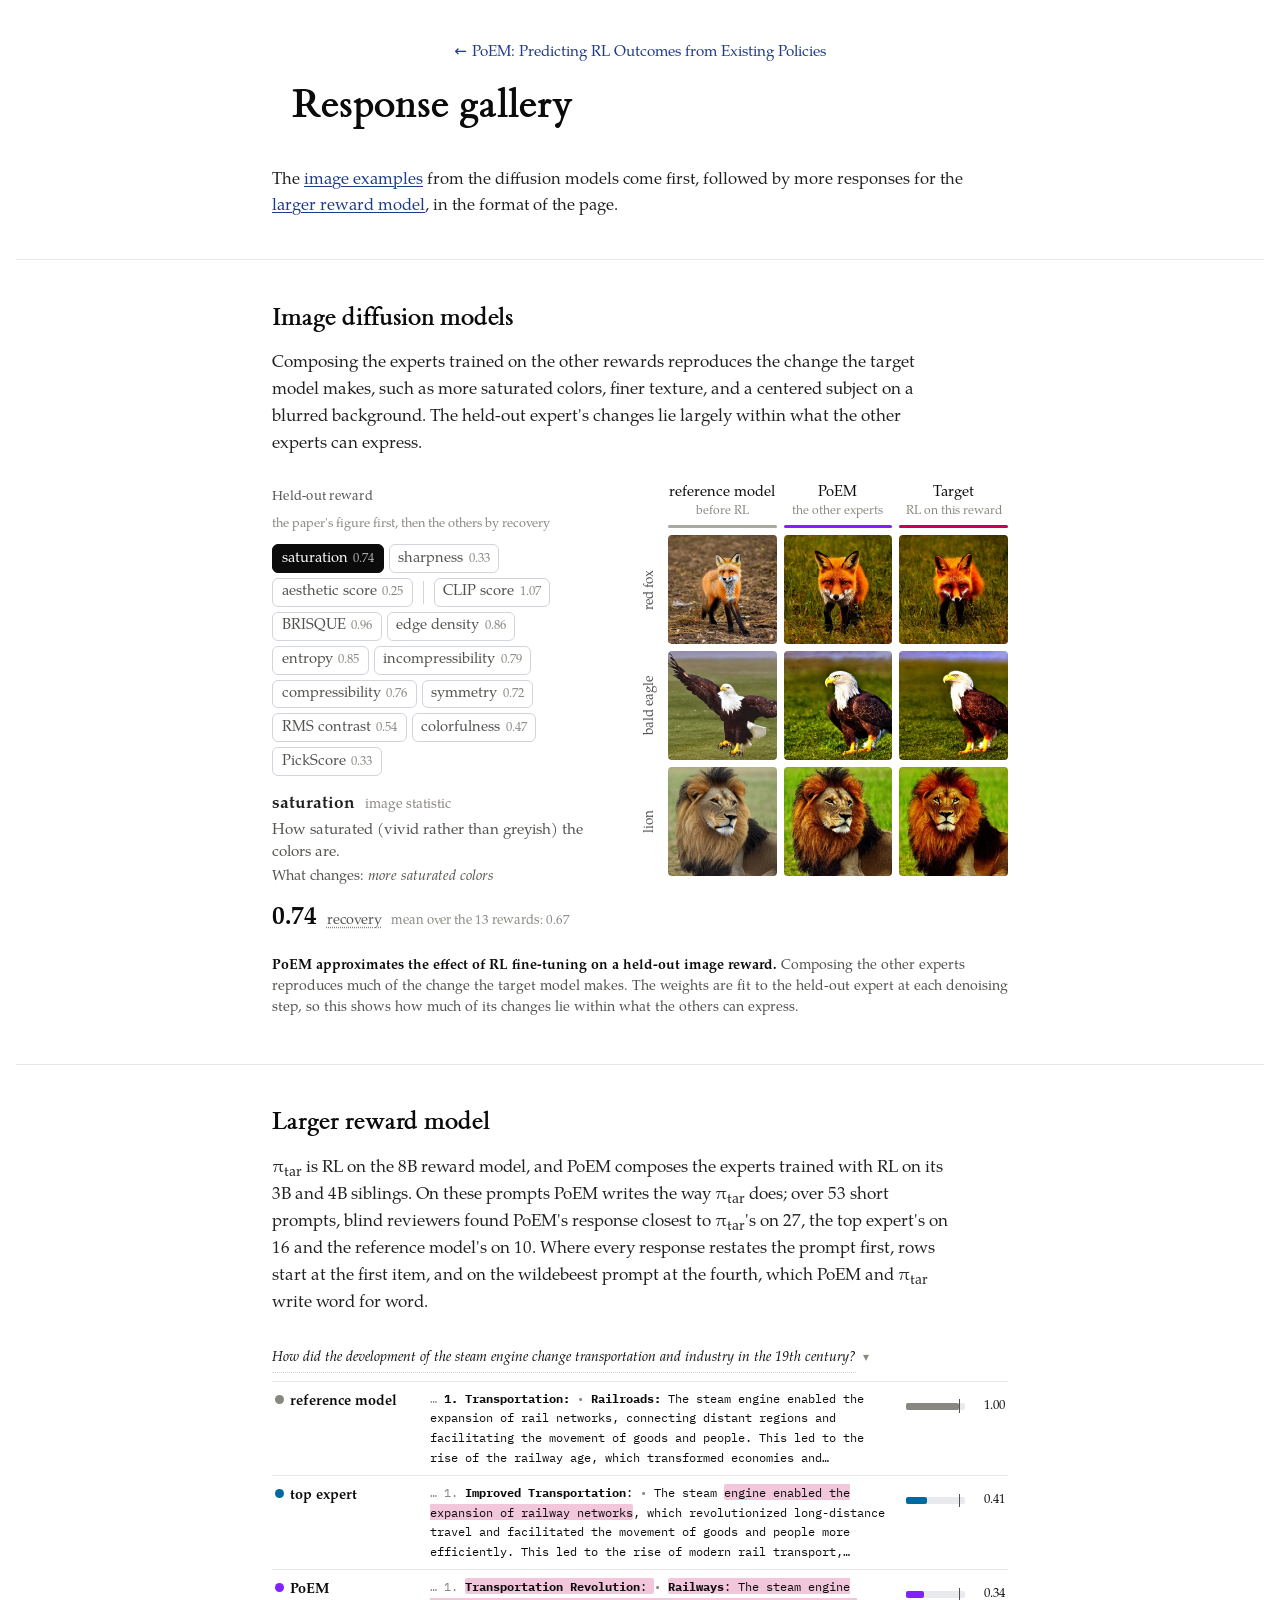
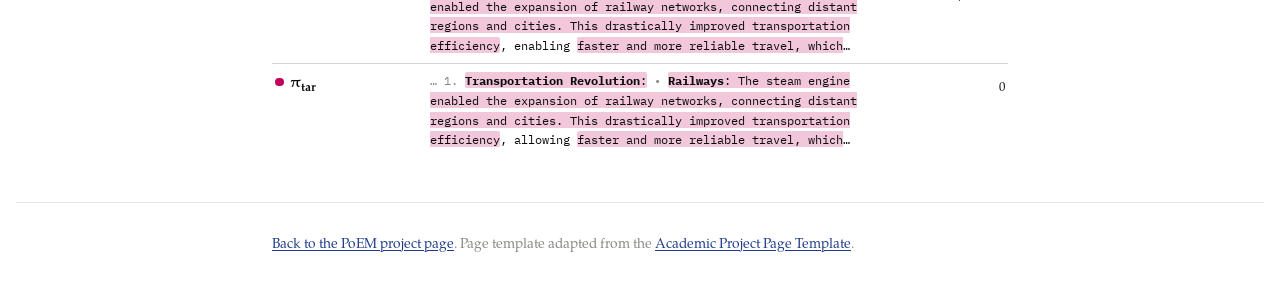
<file: gallery.html>
<!doctype html>
<html lang="en">
<head>
<script>document.documentElement.setAttribute("data-theme", "light");</script>

<meta charset="utf-8">
<meta name="viewport" content="width=device-width, initial-scale=1, viewport-fit=cover">
<title>PoEM response gallery</title>
<link rel="icon" type="image/svg+xml" href="static/img/favicon.svg">
<link rel="icon" type="image/x-icon" href="static/img/favicon.ico" sizes="any">
<link rel="apple-touch-icon" href="static/img/apple-touch-icon.png">
<meta name="description" content="More held-out responses from the PoEM paper, and the image diffusion examples.">
<style>:root{color-scheme:light;padding-top:env(safe-area-inset-top,0px);padding-bottom:env(safe-area-inset-bottom,0px)}
body{margin:0;font:14px system-ui,sans-serif}img{max-width:100%}[hidden]{display:none!important}</style>
<link rel="preconnect" href="https://fonts.googleapis.com">
<link rel="preconnect" href="https://fonts.gstatic.com" crossorigin>
<link rel="stylesheet" href="https://fonts.googleapis.com/css2?family=IBM+Plex+Mono:ital,wght@0,400;0,600;1,400&display=swap">
<link rel="stylesheet" href="static/css/fonts.css">
<link rel="stylesheet" href="static/css/site.css">
<link rel="stylesheet" href="static/css/diffusion.css">
<link rel="stylesheet" href="static/css/lineup.css">
<link rel="stylesheet" href="static/css/v4viz.css">
<link rel="stylesheet" href="static/css/paper.css">
<link rel="stylesheet" href="static/css/simple.css">
<link rel="stylesheet" href="static/css/typography.css">
<link rel="stylesheet" href="static/css/etbook.css">
<style>:root{--serif:"Iowan Old Style", "Iowan Old Style BT", "Pagella Web", Palatino, Georgia, serif;}h1,h2,h3{font-family:"ET Book", "Pagella Web", Palatino, Georgia, serif;}body{font-size:17px;line-height:27px;}</style>
</head>
<body>
<div class="page">

<header class="hero hero-gallery">
  <p class="back"><a href="./">PoEM: Predicting RL Outcomes from Existing Policies</a></p>
  <h1>Response gallery</h1>
  <div class="tldr">
    The <a href="#images">image examples</a> from the diffusion models come first, followed by more responses for the <a href="#larger-rm">larger reward model</a>, in the format of the page.
  </div>
</header>

<section class="section" id="images">
  <div class="measure">
    <h2>Image diffusion models</h2>
    <div class="prose">
      <p>Composing the experts trained on the other rewards reproduces the change the target model makes, such as more saturated colors, finer texture, and a centered subject on a blurred background. The held-out expert's changes lie largely within what the other experts can express.</p>
    </div>
  </div>
  <figure class="band">
    <div class="fig-body" data-component="diffusion" data-src="static/data/diffusion.json"></div>
    <figcaption id="cap-diffusion"><b>PoEM approximates the effect of RL fine-tuning on a held&#8209;out image reward.</b> Composing the other experts reproduces much of the change the target model makes. The weights are fit to the held&#8209;out expert at each denoising step, so this shows how much of its changes lie within what the others can express.</figcaption>
  </figure>
</section>

<section class="section" id="larger-rm">
  <div class="measure">
    <h2>Larger reward model</h2>
    <div class="prose">
      <p>π<sub>tar</sub> is RL on the 8B reward model, and PoEM composes the experts trained with RL on its 3B and 4B siblings. On these prompts PoEM writes the way π<sub>tar</sub> does; over 53 short prompts, blind reviewers found PoEM's response closest to π<sub>tar</sub>'s on 27, the top expert's on 16 and the reference model's on 10. Where every response restates the prompt first, rows start at the first item, and on the wildebeest prompt at the fourth, which PoEM and π<sub>tar</sub> write word for word.</p>
    </div>
  </div>
  <figure class="band">
    <div class="fig-body" data-component="lineup" data-src="static/data/lineup.json" data-set="gallery_bigrm"></div>
  </figure>
</section>

<footer class="footer">
  <div class="measure">
    <p><a href="./">Back to the PoEM project page</a>. Page template adapted from the
    <a href="https://github.com/eliahuhorwitz/Academic-project-page-template" target="_blank" rel="noopener">Academic Project Page Template</a>.</p>
  </div>
</footer>

</div>
<script src="static/js/math.js"></script>
<script src="static/js/site.js"></script>
<script src="static/js/lineup.js"></script>
<script src="static/js/diffusion.js"></script>
</body>
</html>
</file>
<file: static/css/fonts.css>
@font-face {
  font-family: 'Pagella Web';
  font-style: normal;
  font-weight: 400;
  font-display: swap;
  src: url([data-uri]) format('woff2');
}
@font-face {
  font-family: 'Pagella Web';
  font-style: italic;
  font-weight: 400;
  font-display: swap;
  src: url([data-uri]) format('woff2');
}
@font-face {
  font-family: 'Pagella Web';
  font-style: normal;
  font-weight: 700;
  font-display: swap;
  src: url([data-uri]) format('woff2');
}
@font-face {
  font-family: 'Pagella Web';
  font-style: italic;
  font-weight: 700;
  font-display: swap;
  src: url([data-uri]) format('woff2');
}
</file>
<file: static/css/site.css>
:root {
  --bg: #ffffff;
  --surface: #f4f5f7;
  --surface-2: #eaecef;
  --ink: #16181d;
  --ink-2: #454a54;
  --muted: #6b7280;
  --line: #e5e7eb;
  --line-2: #d4d6db;
  --accent: #1e3a8a;
  --eyebrow: #0f766e;
  --focus: #2563eb;

  --ref: #a8a29e;
  --ref-strong: #78716c;
  --e1: #0069a2;
  --e2: #da7700;
  --poem: #7f22fe;
  --tar: #e30076;
  --poem-ink: #5d0ec0;
  --tar-ink: #c2005c;
  --e1-ink: #005986;
  --e2-ink: #953d00;

  --serif: 'Pagella Web', 'TeX Gyre Pagella', 'Palatino Linotype', Palatino, 'URW Palladio L', 'Book Antiqua', Georgia, serif;
  --mono: 'IBM Plex Mono', ui-monospace, 'SF Mono', Menlo, Consolas, 'Liberation Mono', monospace;

  --measure: 46rem;
  --prose: 39rem;
  --band: 60rem;
  --step--1: 0.875rem;
  --step-0: 1.0625rem;
  --step-1: 1.25rem;
  --step-2: 1.6rem;
  --step-3: clamp(1.9rem, 4.2vw, 2.65rem);
}
@media (prefers-color-scheme: dark) {
  :root:not([data-theme="light"]) {
    --bg: #15171c; --surface: #1c1f26; --surface-2: #252932;
    --ink: #ecebe7; --ink-2: #c5c2bb; --muted: #9b978f; --line: #2b2f37; --line-2: #3a3f49;
    --accent: #a5b8f3; --focus: #93b4ff; --eyebrow: #5fd0c2;
    --ref: #8a8580; --ref-strong: #a8a29e;
    --e1: #1a8ad0; --e2: #da7700; --poem: #9b5cff; --tar: #ef3f97;
    --poem-ink: #c4a7ff; --tar-ink: #f9a8d4; --e1-ink: #7dd3fc; --e2-ink: #fdba74;
    color-scheme: dark;
  }
}
:root[data-theme="dark"] {
  --bg: #15171c; --surface: #1c1f26; --surface-2: #252932;
  --ink: #ecebe7; --ink-2: #c5c2bb; --muted: #9b978f; --line: #2b2f37; --line-2: #3a3f49;
  --accent: #a5b8f3; --focus: #93b4ff; --eyebrow: #5fd0c2;
  --ref: #8a8580; --ref-strong: #a8a29e;
  --e1: #1a8ad0; --e2: #da7700; --poem: #9b5cff; --tar: #ef3f97;
  --poem-ink: #c4a7ff; --tar-ink: #f9a8d4; --e1-ink: #7dd3fc; --e2-ink: #fdba74;
  color-scheme: dark;
}

html { background: var(--bg); }
body {
  background: var(--bg);
  color: var(--ink);
  font-family: var(--serif);
  font-size: var(--step-0);
  line-height: 1.65;
  -webkit-font-smoothing: antialiased;
  text-rendering: optimizeLegibility;
}
.page {
  padding-left: max(16px, env(safe-area-inset-left, 0px));
  padding-right: max(16px, env(safe-area-inset-right, 0px));
}
a { color: var(--accent); text-decoration-thickness: 1px; text-underline-offset: 2px; }
a:hover { text-decoration-thickness: 2px; }
:focus-visible { outline: 2px solid var(--focus); outline-offset: 2px; border-radius: 3px; }
h1, h2, h3 { font-family: var(--serif); text-wrap: balance; color: var(--ink); }
p { margin: 0; }
p + p { margin-top: 0.9rem; }
em, i { font-style: italic; }
b, strong { font-weight: bold; }
sub, sup { line-height: 0; }
.num { font-variant-numeric: tabular-nums lining-nums; }

.role { white-space: nowrap; }
.role::before {
  content: ""; display: inline-block; width: 0.55em; height: 0.55em; border-radius: 2px;
  margin-right: 0.28em; vertical-align: 0.08em; background: var(--sw, var(--ink));
}
.role.ref { --sw: var(--ref); }
.role.e1 { --sw: var(--e1); color: var(--e1-ink); }
.role.e2 { --sw: var(--e2); color: var(--e2-ink); }
.role.poem { --sw: var(--poem); color: var(--poem-ink); }
.role.tar { --sw: var(--tar); color: var(--tar-ink); }

.measure { max-width: var(--measure); margin-inline: auto; }
.band { max-width: var(--measure); margin-inline: auto; }

.section { border-top: 1px solid var(--line); padding-block: 2.6rem 2.8rem; }
.section > .measure > h2, .section h2.sec {
  font-size: var(--step-2); line-height: 1.2; margin: 0 0 1.1rem; letter-spacing: -0.005em; font-weight: bold;
}
.lead { font-size: 1.12rem; color: var(--ink-2); }
.prose { display: grid; gap: 0.9rem; max-width: var(--prose); }
.prose p + p { margin-top: 0; }

.takeaway {
  max-width: var(--prose);
  margin-top: 1.6rem; padding: 0.7rem 1rem 0.75rem; border-radius: 6px;
  background: var(--surface); color: var(--ink-2); font-size: 0.98rem; line-height: 1.6;
}
.takeaway p { margin: 0; }

.hero { padding-block: 3.6rem 2.4rem; text-align: center; }
.hero h1 { font-size: var(--step-3); line-height: 1.2; margin: 0 auto 1.3rem; max-width: 52rem; font-weight: bold; }
@media (max-width: 600px) { .hero h1 { font-size: min(1.9rem, calc((100vw - 32px) / 15)); } }
.authors { font-size: 1.12rem; line-height: 1.85; display: flex; flex-wrap: wrap; justify-content: center; gap: 0 1.1rem; }
.authors a { text-decoration: none; }
.authors a:hover { text-decoration: underline; }
.affil { font-size: 0.98rem; color: var(--ink-2); margin-top: 0.15rem; }
.links { display: flex; flex-wrap: wrap; justify-content: center; gap: 0.5rem; margin-top: 1.4rem; }
.btn {
  display: inline-flex; align-items: center; gap: 0.4rem; font: inherit; font-size: 0.98rem; color: var(--ink-2);
  border: 1px solid var(--line-2); border-radius: 6px; padding: 0.32rem 0.95rem; text-decoration: none; background: transparent;
  cursor: pointer; transition: color 0.15s ease, border-color 0.15s ease;
}
.btn:hover { color: var(--accent); border-color: var(--accent); text-decoration: none; }
.btn .soon { font-size: 0.75rem; color: var(--muted); letter-spacing: 0.04em; }
.btn[data-placeholder] { pointer-events: none; border-style: dashed; }
.tldr {
  max-width: var(--measure); margin: 2.2rem auto 0; text-align: left;
  border-top: 1px solid var(--line); border-bottom: 1px solid var(--line); padding: 1.15rem 0.2rem 1.2rem;
  font-size: 1.04rem; line-height: 1.6;
}
.tldr .lbl { display: block; font-size: 1rem; font-weight: bold; color: var(--eyebrow); margin-bottom: 0.35rem; }

figure { margin: 1.6rem auto 0; }
.section > figure:first-child { margin-top: 0; }
figure.band { max-width: var(--measure); }
figure.band.band-demo { max-width: var(--band); }
.fig-body { min-width: 0; }
figcaption, .caption {
  max-width: var(--measure); margin: 0.85rem auto 0; font-size: 0.92rem; line-height: 1.55; color: var(--ink-2);
}
figcaption b:first-child, .caption b:first-child { color: var(--ink); }
.panel { background: var(--surface); border-radius: 10px; padding: 1.1rem 1.2rem; }
svg { overflow: visible; }
svg text { font-family: var(--serif); fill: var(--ink); }
.scroll-x { overflow-x: auto; -webkit-overflow-scrolling: touch; }

.eq { display: block; text-align: center; margin: 1.3rem auto; max-width: var(--measure); overflow-x: auto; overflow-y: hidden; color: var(--ink); padding-block: 0.2rem; }
.eq svg { max-width: none; }
.eq .eq-narrow { display: none; }
@media (max-width: 640px) { .eq .eq-wide { display: none; } .eq .eq-narrow { display: inline; } }
.eq-note { display: block; text-align: center; font-size: 0.88rem; color: var(--muted); margin-top: -0.6rem; margin-bottom: 1.2rem; }
.m { color: inherit; white-space: nowrap; }
.m svg { display: inline-block; }

.controls { display: flex; flex-wrap: wrap; gap: 0.6rem 1.2rem; align-items: center; }
.seg { display: inline-flex; border: 1px solid var(--line-2); border-radius: 7px; overflow: hidden; flex-wrap: wrap; }
.seg button {
  font: inherit; font-size: 0.92rem; color: var(--ink-2); background: transparent; border: 0; padding: 0.3rem 0.8rem; cursor: pointer;
  border-right: 1px solid var(--line-2);
}
.seg button:last-child { border-right: 0; }
.seg button[aria-pressed="true"] { background: var(--ink); color: var(--bg); }
.seg button:hover:not([aria-pressed="true"]) { background: var(--surface-2); }
label.ctl { font-size: 0.92rem; color: var(--ink-2); display: inline-flex; align-items: center; gap: 0.5rem; }
select {
  font: inherit; font-size: 0.92rem; color: var(--ink); background: var(--bg); border: 1px solid var(--line-2); border-radius: 6px;
  padding: 0.25rem 0.5rem; max-width: 100%;
}
input[type="range"] { accent-color: var(--ink); min-height: 24px; }
.hint { font-size: 0.86rem; color: var(--muted); }

.tip {
  position: fixed; z-index: 50; pointer-events: none; max-width: 18rem; padding: 0.45rem 0.6rem; border-radius: 6px;
  background: var(--ink); color: var(--bg); font-size: 0.84rem; line-height: 1.4; box-shadow: 0 4px 14px rgb(0 0 0 / 0.18);
}
.tip b { color: var(--bg); }

.resp { font-family: var(--mono); font-size: 0.84rem; line-height: 1.5; white-space: pre-wrap; overflow-wrap: anywhere; color: var(--ink); }

.bib-head { display: flex; align-items: center; justify-content: space-between; gap: 1rem; margin-bottom: 0.8rem; }
.bib-head h2 { margin: 0; font-size: var(--step-2); }
pre.bib {
  font-family: var(--mono); font-size: 0.84rem; line-height: 1.5;
  color: var(--ink-2); border: 1px solid var(--line); border-radius: 6px; padding: 0.9rem 1rem; overflow-x: auto; margin: 0; background: transparent;
}

.footer { border-top: 1px solid var(--line); padding-block: 1.8rem 2.6rem; font-size: 0.86rem; color: var(--muted); }

@media (prefers-reduced-motion: reduce) {
  *, *::before, *::after { animation-duration: 0.01ms !important; transition-duration: 0.01ms !important; scroll-behavior: auto !important; }
}

@media (max-width: 600px) {
  .hero { padding-block: 2.4rem 1.8rem; }
  .section { padding-block: 2rem 2.2rem; }
  .panel { padding: 0.9rem 0.8rem; border-radius: 8px; }
  .fig-body summary { padding-block: 0.35rem; }
}

:root { --poem-fit: color-mix(in srgb, var(--poem) 45%, #fff); }
figure.band-wide { max-width: 76rem; }
.sub { font-size: var(--step-1); line-height: 1.3; margin: 2.2rem 0 0.7rem; font-weight: bold; }
.table-wrap { margin: 1.4rem 0 0.4rem; }
table.results { width: 100%; border-collapse: collapse; font-size: 0.92rem; font-variant-numeric: tabular-nums lining-nums; }

table.results th, table.results td { padding: 0.32rem 0.55rem; border-bottom: 1px solid var(--line); text-align: right; white-space: nowrap; }
table.results thead th { color: var(--muted); font-weight: bold; font-size: 0.84rem; border-bottom: 1px solid var(--line-2); }
table.results thead tr:first-child th[colspan] { text-align: center; border-bottom: 1px solid var(--line); }
table.results tbody th { text-align: left; color: var(--ink); }
table.results td.best { color: var(--ink); font-weight: bold; }
table.results td.ref, table.results th.ref { color: var(--muted); }
table.results.bases td { white-space: normal; text-align: left; }
table.results.bases td:nth-child(2) { text-align: right; }
table.results.bases th { white-space: nowrap; }
table.results.bases thead th { text-align: left; }
table.results.bases thead th:nth-child(2) { text-align: right; }
@media (max-width: 600px) { table.results.bases { font-size: 0.84rem; } table.results.bases th, table.results.bases td { padding: 0.3rem 0.35rem; } }
.section > figure + .measure > .prose:first-child { margin-top: 1.9rem; }
.table-wrap + .prose { margin-top: 1.4rem; }
.table-wrap + .caption + .prose { margin-top: 1.6rem; }
@media (max-width: 600px) {

  .table-wrap {
    background:
      linear-gradient(90deg, var(--bg) 30%, transparent) left center / 24px 100% no-repeat local,
      linear-gradient(270deg, var(--bg) 30%, transparent) right center / 24px 100% no-repeat local,
      radial-gradient(farthest-side at 0 50%, color-mix(in srgb, var(--ink) 20%, transparent), transparent) left center / 12px 100% no-repeat scroll,
      radial-gradient(farthest-side at 100% 50%, color-mix(in srgb, var(--ink) 20%, transparent), transparent) right center / 12px 100% no-repeat scroll;
  }
}

details.more { margin: 1.4rem auto 0; }
details.more > summary { cursor: pointer; padding: 0.7rem 0; color: var(--ink-2); font-size: 0.95rem; list-style-position: inside;
  max-width: var(--measure); margin-inline: auto; border-top: 1px solid var(--line); border-bottom: 1px solid var(--line); }
details.more > summary:hover { color: var(--accent); }
details.more[open] > summary { color: var(--ink); }
details.more > figure.band:last-child { margin-bottom: 1.4rem; }
.more-link { margin-top: 1rem; }
.hero-gallery { padding-block: 2.4rem 1.2rem; }
.hero-gallery .back { font-size: 0.95rem; margin: 0 0 0.8rem; }
.hero-gallery .back a { text-decoration: none; }
.hero-gallery .back a::before { content: "‹ "; }
.hero-gallery h1 { font-size: var(--step-3); margin: 0 0 0.6rem; }
.hero-gallery .tldr { margin-top: 1.2rem; }

.side-toc { display: none; }
@media (min-width: 1200px) {
  .toc-layout { display: grid; grid-template-columns: minmax(0, 1fr) minmax(0, var(--measure)) minmax(0, 1fr); column-gap: 2rem; }
  .toc-main { grid-column: 2; grid-row: 1; min-width: 0; }
  .side-toc {
    display: flex; flex-direction: column; grid-column: 1; grid-row: 1; justify-self: end; align-self: start;
    position: sticky; top: 2rem; width: 11rem; margin-top: 2.6rem; font-size: 0.9rem; line-height: 1.35;
  }
  .side-toc a { display: block; padding: 0.38rem 0 0.38rem 0.85rem; color: var(--muted); border-left: 1px solid var(--line-2); text-decoration: none; }
  .side-toc a:hover, .side-toc a[aria-current] { color: var(--accent); border-left: 2px solid var(--accent); padding-left: calc(0.85rem - 1px); }
}
</file>
<file: static/css/diffusion.css>
.c-diffusion { max-width: var(--measure); margin-inline: auto; }
.c-diffusion .cd-lbl { font-size: 0.82rem; letter-spacing: 0.02em; color: var(--ink-2); }

.c-diffusion .cd-lblrow { display: flex; flex-wrap: wrap; justify-content: center; align-items: baseline; gap: 0 0.7rem; margin-bottom: 0.4rem; }
.c-diffusion .cd-lblnote { font-size: 0.8rem; color: var(--muted); }

.c-diffusion .cd-chips { display: flex; flex-wrap: wrap; justify-content: center; gap: 5px; border: 0; border-radius: 0; overflow: visible; }
.c-diffusion .cd-chips button,
.c-diffusion .cd-chips button:last-child { border: 1px solid var(--line-2); border-radius: 6px; padding: 0.15rem 0.55rem; line-height: 1.5; }
.c-diffusion .cd-chips button[aria-pressed="true"] { border-color: var(--ink); }
.c-diffusion .cd-cv { margin-left: 0.4em; font-size: 0.86em; color: var(--muted); font-variant-numeric: tabular-nums lining-nums; }
.c-diffusion .cd-chips button[aria-pressed="true"] .cd-cv { color: color-mix(in srgb, var(--bg) 70%, var(--ink)); }
.c-diffusion .cd-sep { width: 1px; align-self: stretch; margin: 3px 5px; background: var(--line-2); }
.c-diffusion .cd-select { display: none; }
.c-diffusion .cd-select select { width: 100%; min-height: 2.25rem; }

.c-diffusion .cd-info { display: grid; max-width: 36rem; margin: 0.75rem auto 0; }
.c-diffusion .cd-ib {
  grid-area: 1 / 1; visibility: hidden; display: grid; grid-template-columns: minmax(0, 1fr) auto; gap: 0.5rem 1.5rem; align-items: start;
}
.c-diffusion .cd-ib.on { visibility: visible; }
.c-diffusion .cd-txt { display: grid; gap: 0.15rem; line-height: 1.45; }
.c-diffusion p + p { margin-top: 0; }
.c-diffusion .cd-name b { font-size: 1.08rem; }
.c-diffusion .cd-kind { margin-left: 0.6rem; font-size: 0.86rem; color: var(--muted); }
.c-diffusion .cd-desc { font-size: 0.95rem; color: var(--ink-2); }
.c-diffusion .cd-look { font-size: 0.9rem; color: var(--ink-2); }
.c-diffusion .cd-stat { display: flex; flex-direction: column; align-items: flex-end; text-align: right; line-height: 1.3; }
.c-diffusion .cd-val { font-size: 1.9rem; line-height: 1; font-weight: bold; color: var(--ink); font-variant-numeric: tabular-nums lining-nums; }
.c-diffusion .cd-dag {
  position: relative; top: -0.85em; margin-left: 0.1em; font-size: 0.5em; font-weight: normal; color: var(--muted); text-decoration: none;
}
.c-diffusion .cd-dag:hover { color: var(--accent); }
.c-diffusion .cd-term {
  font: inherit; background: none; border: 0; padding: 0; margin-top: 0.3rem; font-size: 0.9rem; color: var(--ink-2); cursor: help;
  text-decoration: underline dotted var(--muted); text-underline-offset: 3px;
}
.c-diffusion .cd-term[aria-expanded="true"] { text-decoration-style: solid; }
.c-diffusion .cd-mean { font-size: 0.82rem; color: var(--muted); white-space: nowrap; }
.c-diffusion .cd-def { margin: 0.6rem auto 0; color: var(--ink-2); max-width: 36rem; }

.c-diffusion img { display: block; width: 100%; aspect-ratio: 1 / 1; height: auto; object-fit: cover; background: var(--surface-2); transition: opacity 0.2s ease; }
.c-diffusion img.pending { opacity: 0.55; }
.c-diffusion .cd-note { margin: 0.75rem auto 0; max-width: 26.5rem; }

.c-diffusion .cd-grid {
  display: grid; grid-template-columns: 1.3rem repeat(3, minmax(0, 1fr)); gap: 7px; max-width: 26.5rem; margin: 1rem auto 0;
}
.c-diffusion .cd-head { display: flex; flex-direction: column; text-align: center; line-height: 1.25; min-width: 0; }
.c-diffusion .cd-hl { font-size: 0.92rem; color: var(--ink); }
.c-diffusion .cd-sub { font-size: 0.76rem; color: var(--muted); margin: 0.1rem 0 0.4rem; text-wrap: balance; }
.c-diffusion .cd-rule { display: block; height: 3px; border-radius: 2px; margin-top: auto; background: var(--sw); }
.c-diffusion .ref { --sw: var(--ref); }
.c-diffusion .poem { --sw: var(--poem); }
.c-diffusion .tar { --sw: var(--tar); }
.c-diffusion .cd-rowlab { display: flex; align-items: center; justify-content: center; min-width: 0; }
.c-diffusion .cd-rowlab span { writing-mode: vertical-rl; transform: rotate(180deg); white-space: nowrap; font-size: 0.84rem; color: var(--ink-2); }
.c-diffusion .cd-tile { border-radius: 4px; }

@media (max-width: 600px) {
  .c-diffusion .cd-chips, .c-diffusion .cd-lblnote { display: none; }
  .c-diffusion .cd-lblrow { justify-content: flex-start; }
  .c-diffusion .cd-select { display: block; }
  .c-diffusion .cd-info { margin-top: 0.9rem; }
  .c-diffusion .cd-ib { grid-template-columns: minmax(0, 1fr); gap: 0.5rem; }
  .c-diffusion .cd-ib:not(.on) { display: none; }
  .c-diffusion .cd-stat { flex-direction: row; flex-wrap: wrap; align-items: baseline; gap: 0.2rem 0.5rem; text-align: left; }
  .c-diffusion .cd-val { font-size: 1.5rem; }
  .c-diffusion .cd-term { margin-top: 0; }
  .c-diffusion .cd-grid { grid-template-columns: 1.15rem repeat(3, minmax(0, 1fr)); gap: 5px; margin-top: 1rem; }
  .c-diffusion .cd-hl { font-size: 0.84rem; }
  .c-diffusion .cd-sub { font-size: 0.72rem; margin-bottom: 0.35rem; }
  .c-diffusion .cd-rowlab span { font-size: 0.82rem; }
}

@media (min-width: 701px) {
  .c-diffusion {
    display: grid; grid-template-columns: minmax(0, 1fr) minmax(0, 23rem); column-gap: 1.6rem; align-items: start;
    grid-template-areas: "pick grid" "info grid" "def grid" "note note";
  }
  .c-diffusion .cd-pick { grid-area: pick; }
  .c-diffusion .cd-lblrow, .c-diffusion .cd-chips { justify-content: flex-start; }
  .c-diffusion .cd-lblnote { flex-basis: 100%; }
  .c-diffusion .cd-info { grid-area: info; margin: 1rem 0 0; max-width: none; }
  .c-diffusion .cd-ib { grid-template-columns: minmax(0, 1fr); gap: 0.5rem; }
  .c-diffusion .cd-stat { flex-direction: row; flex-wrap: wrap; align-items: baseline; gap: 0.2rem 0.6rem; text-align: left; }
  .c-diffusion .cd-val { font-size: 1.6rem; }
  .c-diffusion .cd-term { margin-top: 0; }
  .c-diffusion .cd-def { grid-area: def; margin: 0.6rem 0 0; }
  .c-diffusion .cd-grid { grid-area: grid; margin: 0; max-width: 23rem; width: 100%; }
  .c-diffusion .cd-note { grid-area: note; }
}
</file>
<file: static/css/lineup.css>
.c-lineup { font-size: var(--step--1); color: var(--ink-2); }

.c-lineup .ln-pick { position: relative; margin: 0 0 0.35rem; }
.c-lineup .ln-cur { display: flex; align-items: baseline; gap: 0.45rem; width: 100%; padding: 0.15rem 0; font: inherit; font-style: italic; color: var(--ink);
  text-align: left; background: none; border: 0; cursor: pointer; }
.c-lineup .ln-q { display: -webkit-box; -webkit-line-clamp: 2; -webkit-box-orient: vertical; overflow: hidden; border-bottom: 1px dotted var(--line-2); }
.c-lineup .ln-cur:hover .ln-q, .c-lineup .ln-cur[aria-expanded="true"] .ln-q { border-bottom-color: var(--ink-2); }
.c-lineup .ln-chev { flex: none; font-style: normal; color: var(--muted); font-size: 0.85em; }
.c-lineup .ln-menu { position: absolute; z-index: 5; left: 0; right: 0; top: 100%; margin: 0.2rem 0 0; padding: 0.25rem 0; list-style: none;
  background: #fff; border: 1px solid var(--line-2); border-radius: 4px; box-shadow: 0 6px 18px rgba(15, 23, 42, 0.08); }
.c-lineup .ln-menu li { padding: 0.35rem 0.7rem; font-style: italic; color: var(--ink-2); cursor: pointer; white-space: nowrap; overflow: hidden; text-overflow: ellipsis; }
.c-lineup .ln-menu li:hover, .c-lineup .ln-menu li:focus { color: var(--ink); outline: none; text-decoration: underline; text-decoration-color: var(--line-2); }
.c-lineup .ln-menu li[aria-selected="true"] { color: var(--ink); font-weight: 600; }
.c-lineup .ln-prompt { margin: 0 0 0.35rem; font-style: italic; color: var(--ink); cursor: pointer; display: -webkit-box; -webkit-line-clamp: 2; -webkit-box-orient: vertical; overflow: hidden; }
.c-lineup .ln-prompt.open { display: block; }
.c-lineup .ln-row { display: grid; grid-template-columns: 8.9rem minmax(0, 1fr) 6.2rem; column-gap: 0.8rem; align-items: start; width: 100%;
  box-sizing: border-box; text-align: left; font: inherit; color: inherit; background: transparent; border: 0; border-top: 1px solid var(--line);
  padding: 0.45rem 0.2rem; cursor: pointer; border-radius: 0; }
.c-lineup .ln-row:hover { background: none; }
.c-lineup .ln-row:focus-visible { outline: 2px solid var(--focus, #1e3a8a); outline-offset: -2px; }
.c-lineup .ln-row.r-tar { border-top-color: var(--line-2); }
.c-lineup .ln-who b { display: block; font-weight: 600; font-size: 0.9rem; color: var(--ink); }
.c-lineup .ln-who b::before { content: ""; display: inline-block; width: 0.55rem; height: 0.55rem; border-radius: 50%; margin-right: 0.4rem; background: var(--rc); vertical-align: 0.05rem; }
.c-lineup .ln-who small { display: block; font-size: 0.76rem; color: var(--muted); padding-left: 0.95rem; font-variant-numeric: tabular-nums; }
.c-lineup .r-ref { --rc: var(--ref-strong); } .c-lineup .r-e1, .c-lineup .r-top { --rc: var(--e1); } .c-lineup .r-e2 { --rc: var(--e2); }
.c-lineup .r-poem { --rc: var(--poem); } .c-lineup .r-tar { --rc: var(--tar); }
.c-lineup .ln-txt { font-family: var(--mono); font-size: 0.77rem; line-height: 1.6; color: var(--ink); display: -webkit-box; -webkit-line-clamp: 4; -webkit-box-orient: vertical; overflow: hidden; }
.c-lineup .is-open .ln-txt { display: block; white-space: pre-wrap; overflow-wrap: anywhere; }
.c-lineup .ln-md { color: var(--muted); }
.c-lineup .ln-kl { display: flex; align-items: center; gap: 0.4rem; padding-top: 0.25rem; }
.c-lineup .ln-track { position: relative; flex: 1; height: 0.45rem; background: var(--surface-2); border-radius: 2px; }
.c-lineup .ln-track i { position: absolute; left: 0; top: 0; bottom: 0; background: var(--rc); border-radius: 2px; }
.c-lineup .ln-track u { position: absolute; top: -0.2rem; bottom: -0.2rem; width: 1px; background: var(--ink-2); }
.c-lineup .ln-kl em { font-style: normal; font-variant-numeric: tabular-nums; font-size: 0.8rem; color: var(--ink); min-width: 2.1rem; text-align: right; margin-left: auto; }
.c-lineup mark.ln-m { color: inherit; background: color-mix(in srgb, var(--tar) 22%, transparent); border-radius: 2px; }
.c-lineup mark.ln-b { color: inherit; background: none; text-decoration: underline 1.5px var(--tar-ink); text-underline-offset: 0.18em; }
@media (max-width: 640px) {
  .c-lineup .ln-row { grid-template-columns: minmax(0, 1fr) 7rem; row-gap: 0.25rem; }
  .c-lineup .ln-txt { grid-column: 1 / -1; grid-row: 2; }
  .c-lineup .ln-who small { display: inline; padding-left: 0.5rem; }
  .c-lineup .ln-who b { display: inline; }
}
</file>
<file: static/css/v4viz.css>
:root { --s3-R: #c2570c; --s3-Phi: #0069a2; }
@media (prefers-color-scheme: dark) { :root:not([data-theme="light"]) { --s3-R: #d9732a; --s3-Phi: #3d9be0; } }
:root[data-theme="dark"] { --s3-R: #d9732a; --s3-Phi: #3d9be0; }

.s3-btn {
  font: inherit; font-size: 0.9rem; color: var(--ink-2); background: transparent; border: 1px solid var(--line-2); border-radius: 6px;
  padding: 0.22rem 0.75rem; cursor: pointer;
}
.s3-btn:hover { border-color: var(--ink-2); color: var(--ink); }
.s3-btn[aria-pressed="true"] { background: var(--ink); color: var(--bg); border-color: var(--ink); }

.c-space3d { font-size: var(--step--1); color: var(--ink-2); }
.c-space3d .s3-ctl { display: flex; flex-wrap: wrap; gap: 0.5rem 0.8rem; align-items: center; margin-bottom: 0.7rem; }
.c-space3d .s3-grid { display: grid; grid-template-columns: repeat(2, minmax(0, 1fr)); gap: 1.4rem; }
@media (max-width: 600px) { .c-space3d .s3-grid { grid-template-columns: minmax(0, 1fr); } }
.c-space3d .s3-head { display: flex; flex-direction: column; line-height: 1.35; margin-bottom: 0.2rem; }
.c-space3d .s3-head b { color: var(--ink); font-size: 1rem; }
.c-space3d .s3-head span { color: var(--muted); }
.c-space3d .s3-head .s3-share { color: var(--ink-2); }
.c-space3d .s3-R .s3-head .s3-share b { color: var(--s3-R); }
.c-space3d .s3-Phi .s3-head .s3-share b { color: var(--s3-Phi); }
.c-space3d .s3-svg { display: block; width: 100%; height: auto; overflow: hidden; cursor: grab; touch-action: pan-y; user-select: none; -webkit-user-select: none; }
.c-space3d .s3-svg:active { cursor: grabbing; }
.c-space3d .s3-svg:focus:not(:focus-visible) { outline: none; }
.c-space3d .s3-unit { fill: none; stroke: var(--line-2); stroke-dasharray: 2 4; }
.c-space3d .s3-axis { stroke: var(--line-2); stroke-width: 1; }
.c-space3d .s3-axlbl { font-size: 11px; fill: var(--muted); }
.c-space3d .s3-dots circle { fill: var(--muted); opacity: 0.28; }
.c-space3d .s3-arrow line { stroke-width: 2; stroke-linecap: round; }
.c-space3d .s3-arrow circle { stroke: var(--bg); stroke-width: 1.2; }
.c-space3d .s3-R .s3-arrow line { stroke: var(--s3-R); }
.c-space3d .s3-R .s3-arrow circle { fill: var(--s3-R); }
.c-space3d .s3-Phi .s3-arrow line { stroke: var(--s3-Phi); }
.c-space3d .s3-Phi .s3-arrow circle { fill: var(--s3-Phi); }
.c-space3d .s3-arrow.on line { stroke-width: 3; }
.c-space3d .s3-origin { fill: var(--ink); }
.c-space3d .s3-name { font-size: 12.5px; fill: var(--ink); paint-order: stroke; stroke: var(--bg); stroke-width: 3px; stroke-linejoin: round; }
.c-space3d-tip table { border-collapse: collapse; margin-top: 0.25rem; }
.c-space3d-tip td { padding: 0 0.6rem 0 0; }
.c-space3d-tip .mut{ opacity: 0.75; }
.c-space3d .readout{ position: absolute !important; width: 1px; height: 1px; overflow: hidden; clip: rect(0 0 0 0); white-space: nowrap; }

.fig-n { font-weight: bold; color: var(--ink); margin-right: 0.15em; }
figcaption .fig-n + b, .caption .fig-n + b { color: var(--ink); }
.sn-ref { font-size: 0.68em; line-height: 0; position: relative; top: -0.55em; margin-left: 0.05em; color: var(--accent); font-variant-numeric: lining-nums; }
.sn { display: block; margin: 0.45rem 0 0.35rem 1.1rem; padding-left: 0.6rem; border-left: 2px solid var(--line-2); font-size: 0.86rem; line-height: 1.5; color: var(--muted); }
.sn .sn-n { font-size: 0.8em; margin-right: 0.35em; color: var(--accent); }
@media (min-width: 1200px) {
  .prose { position: relative; }
  .sn { display: inline; position: absolute; left: calc(100% + 2.4rem); width: 14rem; margin: 0.3rem 0 0; padding-left: 0; border-left: 0; }
}
</file>
<file: static/css/paper.css>
:root {
  --ink: #0b0b0b; --ink-2: #52514e; --muted: #898781; --line: #e5e7eb; --line-2: #d1d5db;
  --surface: #f3f4f6; --surface-2: #e8eaee;
  --ref: #a9a8a1; --ref-strong: #898781;
  --e1: #0069a2; --e2: #da7700; --poem: #7f22fe; --poem-ink: #5d0ec0; --tar: #c2005c; --tar-ink: #c2005c;
  --pgrpo: #e99638; --pgrpo-l: #f3bd82; --pgrpo-ink: #a35f12;
  --pdpo: #184f95; --pdpo-l: #6da7ec; --pdpo-ink: #184f95;
  --rmdiv: #0f7a55; --rmdiv-l: #45b58a; --rmdiv-ink: #0f7a55;
  --rmsky: #1e9dc8; --rmsky-l: #8fd3ea; --rmsky-ink: #177696;
  --math: #9b2d86; --tool: #0a8fb0; --corr: #2f9e44; --lenx: #3e3d3a;
  --star: #0b0b0b; --star2: #a9a8a1;
  --dtheta: #3a3a3a;
}
@media (prefers-color-scheme: dark) {
  :root:not([data-theme="light"]) {
    --ink: #eceae4; --ink-2: #c3c2b7; --muted: #9a988f; --line: #2e2d2a; --line-2: #45443f;
    --surface: #1d1c1a; --surface-2: #262522; --bg: #141412;
    --ref: #6f6e68; --ref-strong: #9a988f;
    --e1: #3d9be0; --e2: #f0a043; --poem: #a77bff; --poem-ink: #c4a7ff; --tar: #ff5aa5; --tar-ink: #ff8cc0;
    --pgrpo: #e99638; --pgrpo-l: #f6c994; --pgrpo-ink: #f6c994;
    --pdpo: #6da7ec; --pdpo-l: #9ec5f4; --pdpo-ink: #9ec5f4;
    --rmdiv: #45b58a; --rmdiv-l: #7fd0ad; --rmdiv-ink: #7fd0ad;
    --rmsky: #4fbde3; --rmsky-l: #8fd3ea; --rmsky-ink: #8fd3ea;
    --math: #d070b9; --tool: #3dbad8; --corr: #5cc46f; --lenx: #b8b6ad;
    --star: #eceae4; --star2: #6f6e68; --dtheta: #b8b6ad;
  }
}
:root[data-theme="dark"] {
  --ink: #eceae4; --ink-2: #c3c2b7; --muted: #9a988f; --line: #2e2d2a; --line-2: #45443f;
  --surface: #1d1c1a; --surface-2: #262522; --bg: #141412;
  --ref: #6f6e68; --ref-strong: #9a988f;
  --e1: #3d9be0; --e2: #f0a043; --poem: #a77bff; --poem-ink: #c4a7ff; --tar: #ff5aa5; --tar-ink: #ff8cc0;
  --pgrpo: #e99638; --pgrpo-l: #f6c994; --pgrpo-ink: #f6c994;
  --pdpo: #6da7ec; --pdpo-l: #9ec5f4; --pdpo-ink: #9ec5f4;
  --rmdiv: #45b58a; --rmdiv-l: #7fd0ad; --rmdiv-ink: #7fd0ad;
  --rmsky: #4fbde3; --rmsky-l: #8fd3ea; --rmsky-ink: #8fd3ea;
  --math: #d070b9; --tool: #3dbad8; --corr: #5cc46f; --lenx: #b8b6ad;
  --star: #eceae4; --star2: #6f6e68; --dtheta: #b8b6ad;
}
:root { --pgrpo-m: #f3bd82; --grpo-ramp: #b84d1d; }
@media (prefers-color-scheme: dark) { :root:not([data-theme="light"]) { --pgrpo-m: #f8dcb8; --grpo-ramp: #f6c994; } }
:root[data-theme="dark"] { --pgrpo-m: #f8dcb8; --grpo-ramp: #f6c994; }
html, body { background: var(--bg); }
</file>
<file: static/css/simple.css>
.links { gap: 0 1.4rem; }
.links .btn, .toc-main .more-link .btn { border: 0; padding: 0; border-radius: 0; background: none; color: var(--ink);
  text-decoration: underline; text-decoration-thickness: 1px; text-underline-offset: 3px; font-size: 1rem; }
.links .btn:hover { color: var(--ink); text-decoration-thickness: 2px; }
.tldr { border: 0; padding-inline: 0; }
.tldr .lbl { display: inline; color: var(--ink); margin: 0 0.4em 0 0; font-size: inherit; }
.toc-main .section.appendix { background: none; padding-inline: 0; }
.toc-main .section.appendix > .measure { padding-inline: 0; }
.section.appendix pre.bib { background: #fff; border: 1px solid var(--line-2); border-radius: 4px; padding: 0.8rem 1rem; }
figcaption, .caption { font-size: 0.88rem; line-height: 1.5; color: var(--ink-2); }
.side-toc a { color: var(--muted); }

.toc-main figure.side-cap { display: grid; grid-template-columns: minmax(0, 24rem) minmax(0, 1fr); gap: 1.6rem; align-items: center; }
.toc-main figure.side-cap > figcaption { margin: 0; max-width: none; }
@media (max-width: 700px) { .toc-main figure.side-cap { grid-template-columns: minmax(0, 1fr); gap: 0.6rem; } }

.authors a { color: var(--ink); }
.links .btn { text-decoration: none; gap: 0; }
.links .btn::before { content: "["; } .links .btn::after { content: "]"; }
.links .btn:hover { text-decoration: underline; }

.c-space3d .s3-unit, .c-space3d .s3-share, .c-space3d .s3-ctl { display: none; }

.tex .katex { font-size: 1.05em; }

.c-figure1 .f1-steps { display: block; max-width: var(--measure); margin-inline: auto; min-height: 3.2em; }
.c-figure1 .f1-steps li { display: none; }
.c-figure1 .f1-steps li.on { display: flex; }
.c-figure1.f1-has-active .f1-hint { visibility: hidden; }
.c-figure1 .f1-btn { cursor: pointer; }

.c-space3d .s3-top { display: flex; align-items: baseline; gap: 0.8rem; margin-bottom: 0.6rem; }
.c-space3d .s3-lab { font-weight: bold; color: var(--ink-2); }

.toc-main details.fig-fold { margin: 0.4rem 0 1.4rem; }
.toc-main details.fig-fold > summary { max-width: var(--measure); margin-inline: auto; cursor: pointer; color: var(--accent); font-size: 0.95rem; }
.toc-main details.fig-fold[open] > summary { margin-bottom: 0.8rem; }

figure.band-wide { max-width: 64rem; }

.toc-main .prose .eq { overflow: visible; }
@media (max-width: 640px) {
  .toc-main .prose .eq { overflow-x: auto; overflow-y: hidden; scrollbar-width: none; }
  .toc-main .prose .eq::-webkit-scrollbar { display: none; }
}

.hero-gallery .back a::before { content: "\2190\00a0"; font-family: system-ui, -apple-system, "Segoe UI", Helvetica, Arial, sans-serif; }

.toc-main figure.cap-top > figcaption { margin: 0 auto 0.85rem; }
</file>
<file: static/css/typography.css>
:root { --prose: 42.6rem; --measure: 46rem; }
body { font-size: 18.2px; line-height: 26px; color: rgba(0, 0, 0, 0.87); }
.toc-main h2 { font-weight: 500; font-size: 1.55rem; }
.toc-main .prose a { color: #327e09; text-decoration: none; }
</file>
<file: static/css/etbook.css>
@font-face { font-family: "ET Book"; font-style: normal; font-weight: 400; font-display: swap; src: url([data-uri]) format("woff"); }
@font-face { font-family: "ET Book"; font-style: italic; font-weight: 400; font-display: swap; src: url([data-uri]) format("woff"); }
@font-face { font-family: "ET Book"; font-style: normal; font-weight: 700; font-display: swap; src: url([data-uri]) format("woff"); }
:root { --serif: "ET Book", "Pagella Web", Palatino, Georgia, serif; }
</file>
